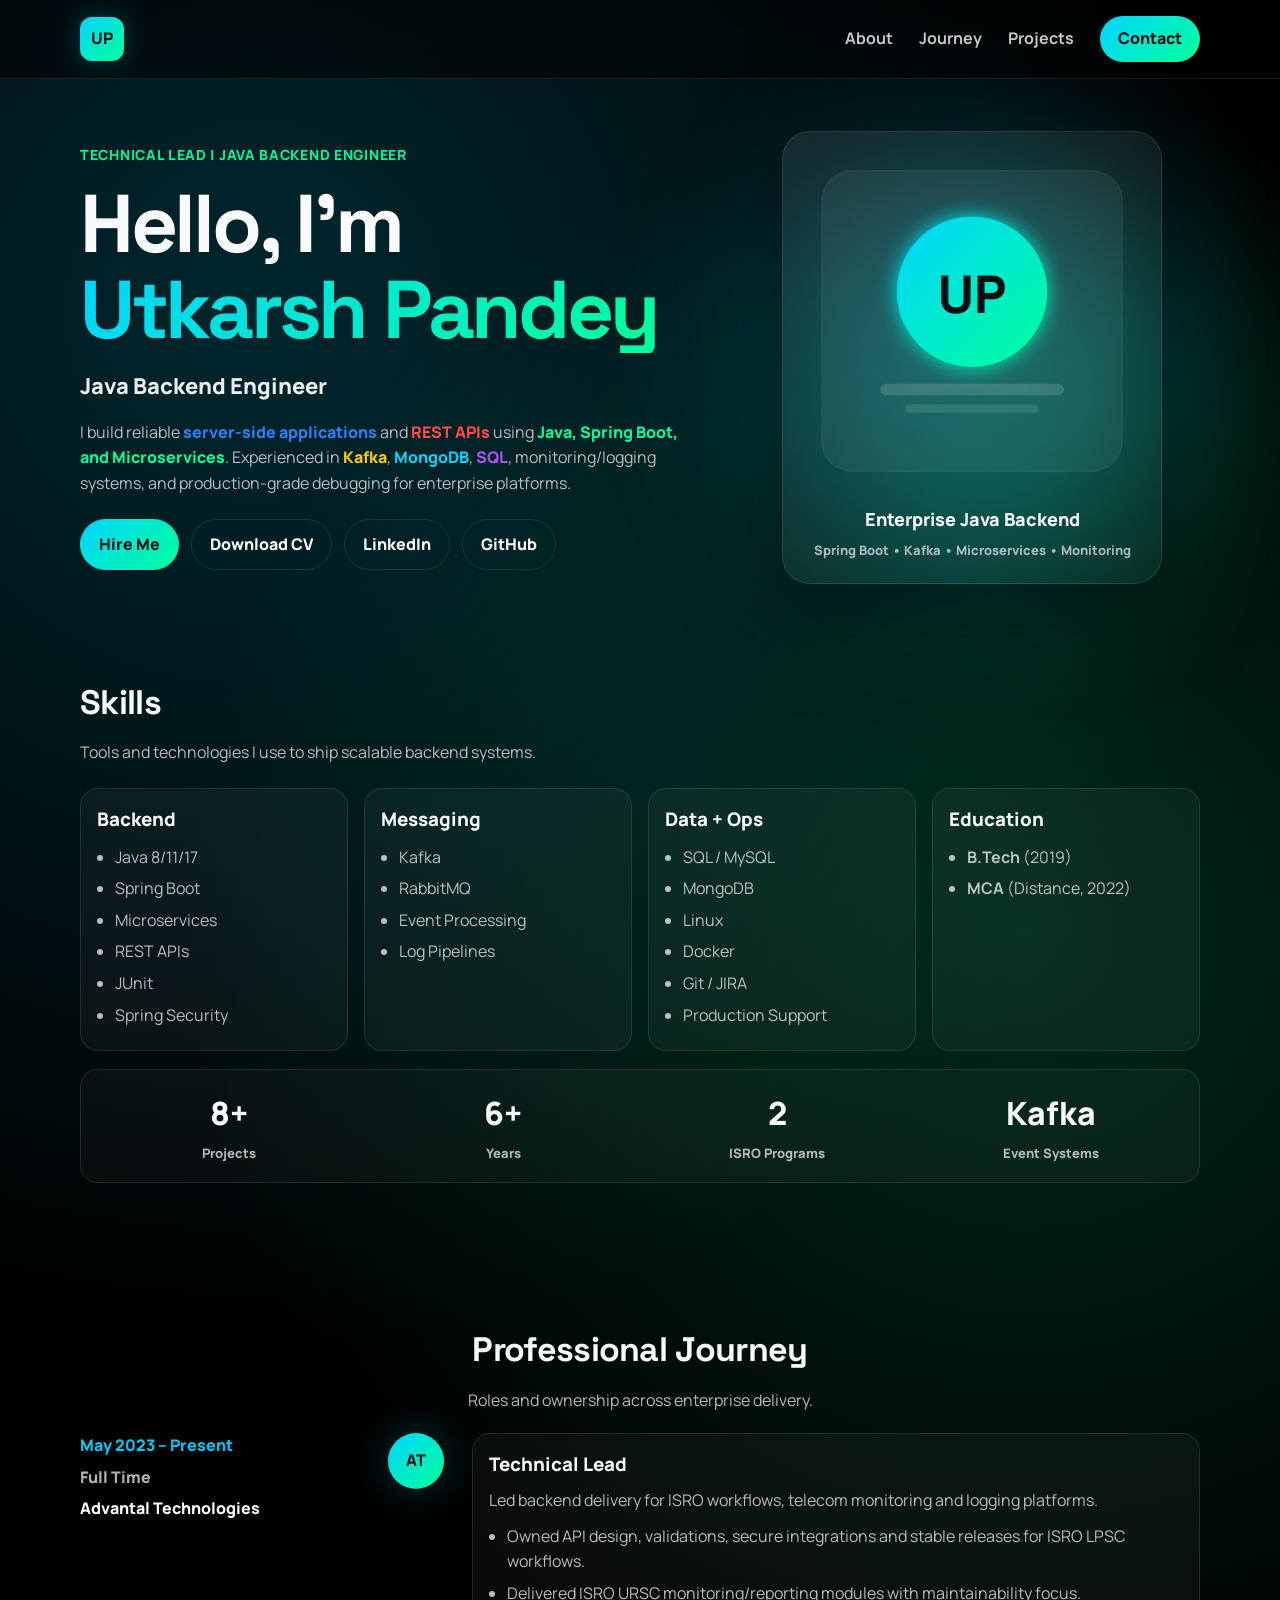
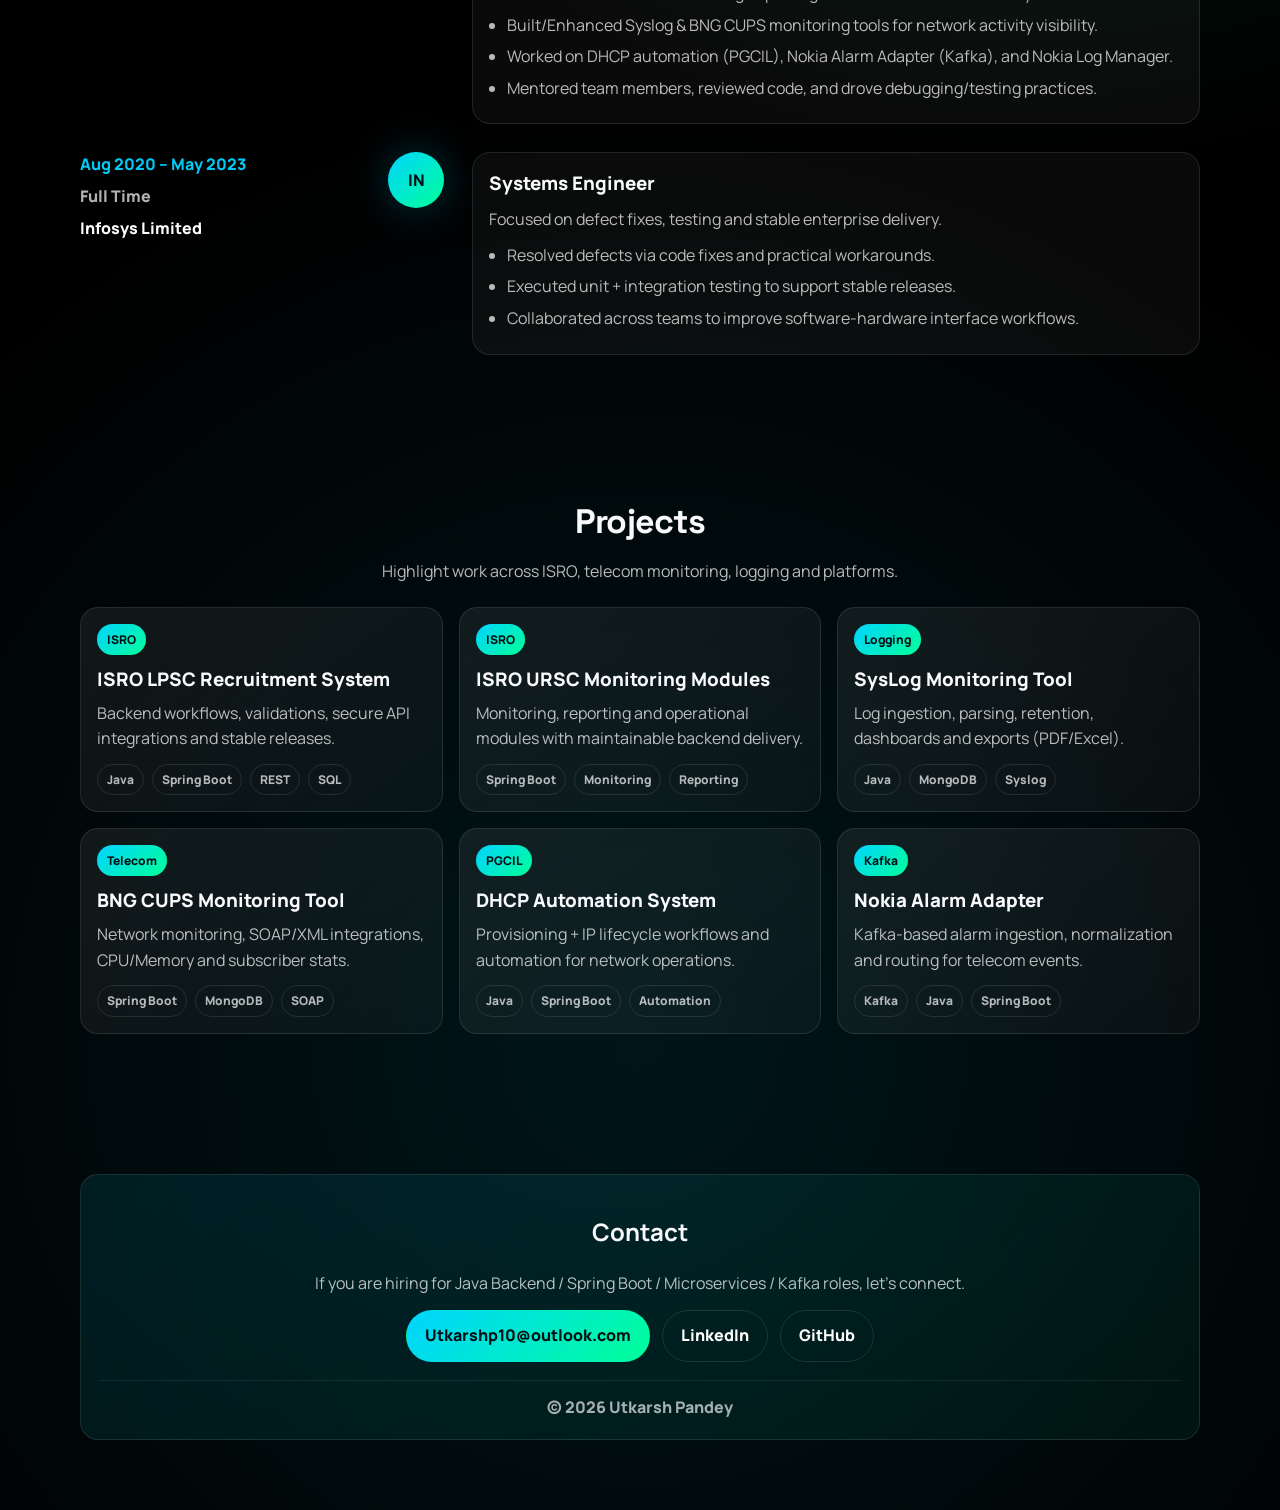
<file: index.html>
<!DOCTYPE html>
<html lang="en">
<head>
  <meta charset="UTF-8" />
  <meta name="viewport" content="width=device-width, initial-scale=1.0" />

  <title>Utkarsh Pandey | Technical Lead - Java Backend Engineer</title>
  <meta name="description" content="Utkarsh Pandey - Technical Lead / Java Backend Engineer. Spring Boot, Microservices, Kafka, MongoDB, SQL, Monitoring." />

  <link rel="preconnect" href="https://fonts.googleapis.com">
  <link rel="preconnect" href="https://fonts.gstatic.com" crossorigin>
  <link href="https://fonts.googleapis.com/css2?family=Manrope:wght@400;600;700;800;900&family=Space+Grotesk:wght@500;700&display=swap" rel="stylesheet">

  <!-- Cache-buster so GitHub Pages doesn't serve old CSS test -->
  <link rel="stylesheet" href="./styles.css?v=301" />
</head>

<body>
  <!-- Mouse-follow glow -->
  <div class="mouse-glow" aria-hidden="true"></div>

  <!-- NAV -->
  <header class="topbar" id="home">
    <div class="container nav">
      <a class="logo" href="#home" aria-label="Go to home">
        <span class="logoMark">UP</span>
      </a>

      <nav class="navLinks" aria-label="Primary navigation">
        <a href="#about">About</a>
        <a href="#journey">Journey</a>
        <a href="#projects">Projects</a>
        <a href="#contact" class="pill">Contact</a>
      </nav>

      <button class="menuBtn" id="menuBtn" aria-label="Open menu" aria-expanded="false">
        <span></span><span></span><span></span>
      </button>
    </div>

    <div class="mobileMenu" id="mobileMenu" aria-hidden="true">
      <a href="#about">About</a>
      <a href="#journey">Journey</a>
      <a href="#projects">Projects</a>
      <a href="#contact" class="pill">Contact</a>
    </div>
  </header>

  <!-- HERO -->
  <section class="hero">
    <div class="container heroGrid">
      <div class="heroLeft reveal">
        <p class="eyebrow">Technical Lead | Java Backend Engineer</p>

        <h1 class="heroTitle">
          Hello, I'm
          <span class="gradName">Utkarsh Pandey</span>
        </h1>

        <p class="heroRole" id="typingRole"
           data-roles="Java Backend Engineer,Technical Lead,Spring Boot • Microservices • Kafka">
          Java Backend Engineer
        </p>

        <p class="heroDesc">
          I build reliable <span class="hl blue">server-side applications</span> and
          <span class="hl red">REST APIs</span> using
          <span class="hl green">Java, Spring Boot, and Microservices</span>.
          Experienced in <span class="hl yellow">Kafka</span>,
          <span class="hl cyan">MongoDB</span>, <span class="hl purple">SQL</span>,
          monitoring/logging systems, and production-grade debugging for enterprise platforms.
        </p>

        <div class="heroCtas">
          <a class="btn primary" href="mailto:Utkarshp10@outlook.com">Hire Me</a>
          <a class="btn ghost" href="./Utkarsh_Pandey_FAANG_Template_Resume.docx" download>Download CV</a>
          <a class="btn ghost" href="https://www.linkedin.com/in/utkarsh-pandey-380830154/" target="_blank" rel="noreferrer">LinkedIn</a>
          <a class="btn ghost" href="https://github.com/utkarshp143" target="_blank" rel="noreferrer">GitHub</a>
        </div>
      </div>

      <div class="heroRight reveal">
        <div class="glow glowA"></div>
        <div class="glow glowB"></div>

        <div class="avatarCard">
          <div class="avatar">
            <!-- No assets needed. You can replace this later with an image. -->
            <svg viewBox="0 0 400 400" role="img" aria-label="Avatar illustration">
              <defs>
                <linearGradient id="g1" x1="0" y1="0" x2="1" y2="1">
                  <stop offset="0" stop-color="#00d4ff"/>
                  <stop offset="1" stop-color="#00ff99"/>
                </linearGradient>
                <filter id="softGlow" x="-40%" y="-40%" width="180%" height="180%">
                  <feGaussianBlur stdDeviation="12" result="blur"/>
                  <feMerge>
                    <feMergeNode in="blur"/>
                    <feMergeNode in="SourceGraphic"/>
                  </feMerge>
                </filter>
              </defs>

              <rect x="20" y="20" width="360" height="360" rx="36" fill="rgba(255,255,255,0.06)" stroke="rgba(255,255,255,0.10)"/>
              <circle cx="200" cy="165" r="90" fill="url(#g1)" filter="url(#softGlow)"/>
              <text x="200" y="190" text-anchor="middle" font-size="64" font-family="Space Grotesk, Manrope, sans-serif" font-weight="900" fill="#001014">UP</text>
              <rect x="90" y="275" width="220" height="14" rx="7" fill="rgba(255,255,255,0.14)"/>
              <rect x="120" y="300" width="160" height="10" rx="5" fill="rgba(255,255,255,0.10)"/>
            </svg>
          </div>

          <h3>Enterprise Java Backend</h3>
          <p>Spring Boot • Kafka • Microservices • Monitoring</p>
        </div>
      </div>
    </div>
  </section>

  <!-- ABOUT / SKILLS + EDUCATION -->
  <section class="section" id="about">
    <div class="container">
      <div class="sectionHead reveal">
        <h2>Skills</h2>
        <p class="sub">Tools and technologies I use to ship scalable backend systems.</p>
      </div>

      <div class="skillsGrid reveal">
        <div class="skillCol">
          <h3>Backend</h3>
          <ul>
            <li>Java 8/11/17</li>
            <li>Spring Boot</li>
            <li>Microservices</li>
            <li>REST APIs</li>
            <li>JUnit</li>
            <li>Spring Security</li>
          </ul>
        </div>

        <div class="skillCol">
          <h3>Messaging</h3>
          <ul>
            <li>Kafka</li>
            <li>RabbitMQ</li>
            <li>Event Processing</li>
            <li>Log Pipelines</li>
          </ul>
        </div>

        <div class="skillCol">
          <h3>Data + Ops</h3>
          <ul>
            <li>SQL / MySQL</li>
            <li>MongoDB</li>
            <li>Linux</li>
            <li>Docker</li>
            <li>Git / JIRA</li>
            <li>Production Support</li>
          </ul>
        </div>

        <div class="skillCol edu">
          <h3>Education</h3>
          <ul>
            <li><b>B.Tech</b> (2019)</li>
            <li><b>MCA</b> (Distance, 2022)</li>
          </ul>
        </div>
      </div>

      <div class="statsRow reveal">
        <div class="stat">
          <div class="statNum">8+</div>
          <div class="statLabel">Projects</div>
        </div>
        <div class="stat">
          <div class="statNum">6+</div>
          <div class="statLabel">Years</div>
        </div>
        <div class="stat">
          <div class="statNum">2</div>
          <div class="statLabel">ISRO Programs</div>
        </div>
        <div class="stat">
          <div class="statNum">Kafka</div>
          <div class="statLabel">Event Systems</div>
        </div>
      </div>
    </div>
  </section>

  <!-- JOURNEY / TIMELINE -->
  <section class="section" id="journey">
    <div class="container">
      <div class="sectionHead center reveal">
        <h2>Professional Journey</h2>
        <p class="sub">Roles and ownership across enterprise delivery.</p>
      </div>

      <div class="timeline reveal">
        <div class="tItem">
          <div class="tLeft">
            <div class="tDate">May 2023 – Present</div>
            <div class="tMeta">Full Time</div>
            <div class="tCompany">Advantal Technologies</div>
          </div>

          <div class="tMid">
            <div class="tDot">AT</div>
            <div class="tLine"></div>
          </div>

          <div class="tRight">
            <h3>Technical Lead</h3>
            <p class="tDesc">Led backend delivery for ISRO workflows, telecom monitoring and logging platforms.</p>
            <ul>
              <li>Owned API design, validations, secure integrations and stable releases for ISRO LPSC workflows.</li>
              <li>Delivered ISRO URSC monitoring/reporting modules with maintainability focus.</li>
              <li>Built/Enhanced Syslog & BNG CUPS monitoring tools for network activity visibility.</li>
              <li>Worked on DHCP automation (PGCIL), Nokia Alarm Adapter (Kafka), and Nokia Log Manager.</li>
              <li>Mentored team members, reviewed code, and drove debugging/testing practices.</li>
            </ul>
          </div>
        </div>

        <div class="tItem">
          <div class="tLeft">
            <div class="tDate">Aug 2020 – May 2023</div>
            <div class="tMeta">Full Time</div>
            <div class="tCompany">Infosys Limited</div>
          </div>

          <div class="tMid">
            <div class="tDot">IN</div>
            <div class="tLine"></div>
          </div>

          <div class="tRight">
            <h3>Systems Engineer</h3>
            <p class="tDesc">Focused on defect fixes, testing and stable enterprise delivery.</p>
            <ul>
              <li>Resolved defects via code fixes and practical workarounds.</li>
              <li>Executed unit + integration testing to support stable releases.</li>
              <li>Collaborated across teams to improve software-hardware interface workflows.</li>
            </ul>
          </div>
        </div>
      </div>
    </div>
  </section>

  <!-- PROJECTS -->
  <section class="section" id="projects">
    <div class="container">
      <div class="sectionHead center reveal">
        <h2>Projects</h2>
        <p class="sub">Highlight work across ISRO, telecom monitoring, logging and platforms.</p>
      </div>

      <div class="projectsGrid reveal">
        <article class="pCard">
          <div class="pTag">ISRO</div>
          <h3>ISRO LPSC Recruitment System</h3>
          <p>Backend workflows, validations, secure API integrations and stable releases.</p>
          <div class="pStack"><span>Java</span><span>Spring Boot</span><span>REST</span><span>SQL</span></div>
        </article>

        <article class="pCard">
          <div class="pTag">ISRO</div>
          <h3>ISRO URSC Monitoring Modules</h3>
          <p>Monitoring, reporting and operational modules with maintainable backend delivery.</p>
          <div class="pStack"><span>Spring Boot</span><span>Monitoring</span><span>Reporting</span></div>
        </article>

        <article class="pCard">
          <div class="pTag">Logging</div>
          <h3>SysLog Monitoring Tool</h3>
          <p>Log ingestion, parsing, retention, dashboards and exports (PDF/Excel).</p>
          <div class="pStack"><span>Java</span><span>MongoDB</span><span>Syslog</span></div>
        </article>

        <article class="pCard">
          <div class="pTag">Telecom</div>
          <h3>BNG CUPS Monitoring Tool</h3>
          <p>Network monitoring, SOAP/XML integrations, CPU/Memory and subscriber stats.</p>
          <div class="pStack"><span>Spring Boot</span><span>MongoDB</span><span>SOAP</span></div>
        </article>

        <article class="pCard">
          <div class="pTag">PGCIL</div>
          <h3>DHCP Automation System</h3>
          <p>Provisioning + IP lifecycle workflows and automation for network operations.</p>
          <div class="pStack"><span>Java</span><span>Spring Boot</span><span>Automation</span></div>
        </article>

        <article class="pCard">
          <div class="pTag">Kafka</div>
          <h3>Nokia Alarm Adapter</h3>
          <p>Kafka-based alarm ingestion, normalization and routing for telecom events.</p>
          <div class="pStack"><span>Kafka</span><span>Java</span><span>Spring Boot</span></div>
        </article>
      </div>
    </div>
  </section>

  <!-- CONTACT -->
  <section class="section" id="contact">
    <div class="container">
      <div class="contactCard reveal">
        <h2>Contact</h2>
        <p class="sub">If you are hiring for Java Backend / Spring Boot / Microservices / Kafka roles, let’s connect.</p>

        <div class="contactRow">
          <a class="btn primary" href="mailto:Utkarshp10@outlook.com">Utkarshp10@outlook.com</a>
          <a class="btn ghost" href="https://www.linkedin.com/in/utkarsh-pandey-380830154/" target="_blank" rel="noreferrer">LinkedIn</a>
          <a class="btn ghost" href="https://github.com/utkarshp143" target="_blank" rel="noreferrer">GitHub</a>
        </div>

        <footer class="footer">
          © <span id="year"></span> Utkarsh Pandey
        </footer>
      </div>
    </div>
  </section>

  <script src="./script.js?v=301"></script>
</body>
</html>
</file>
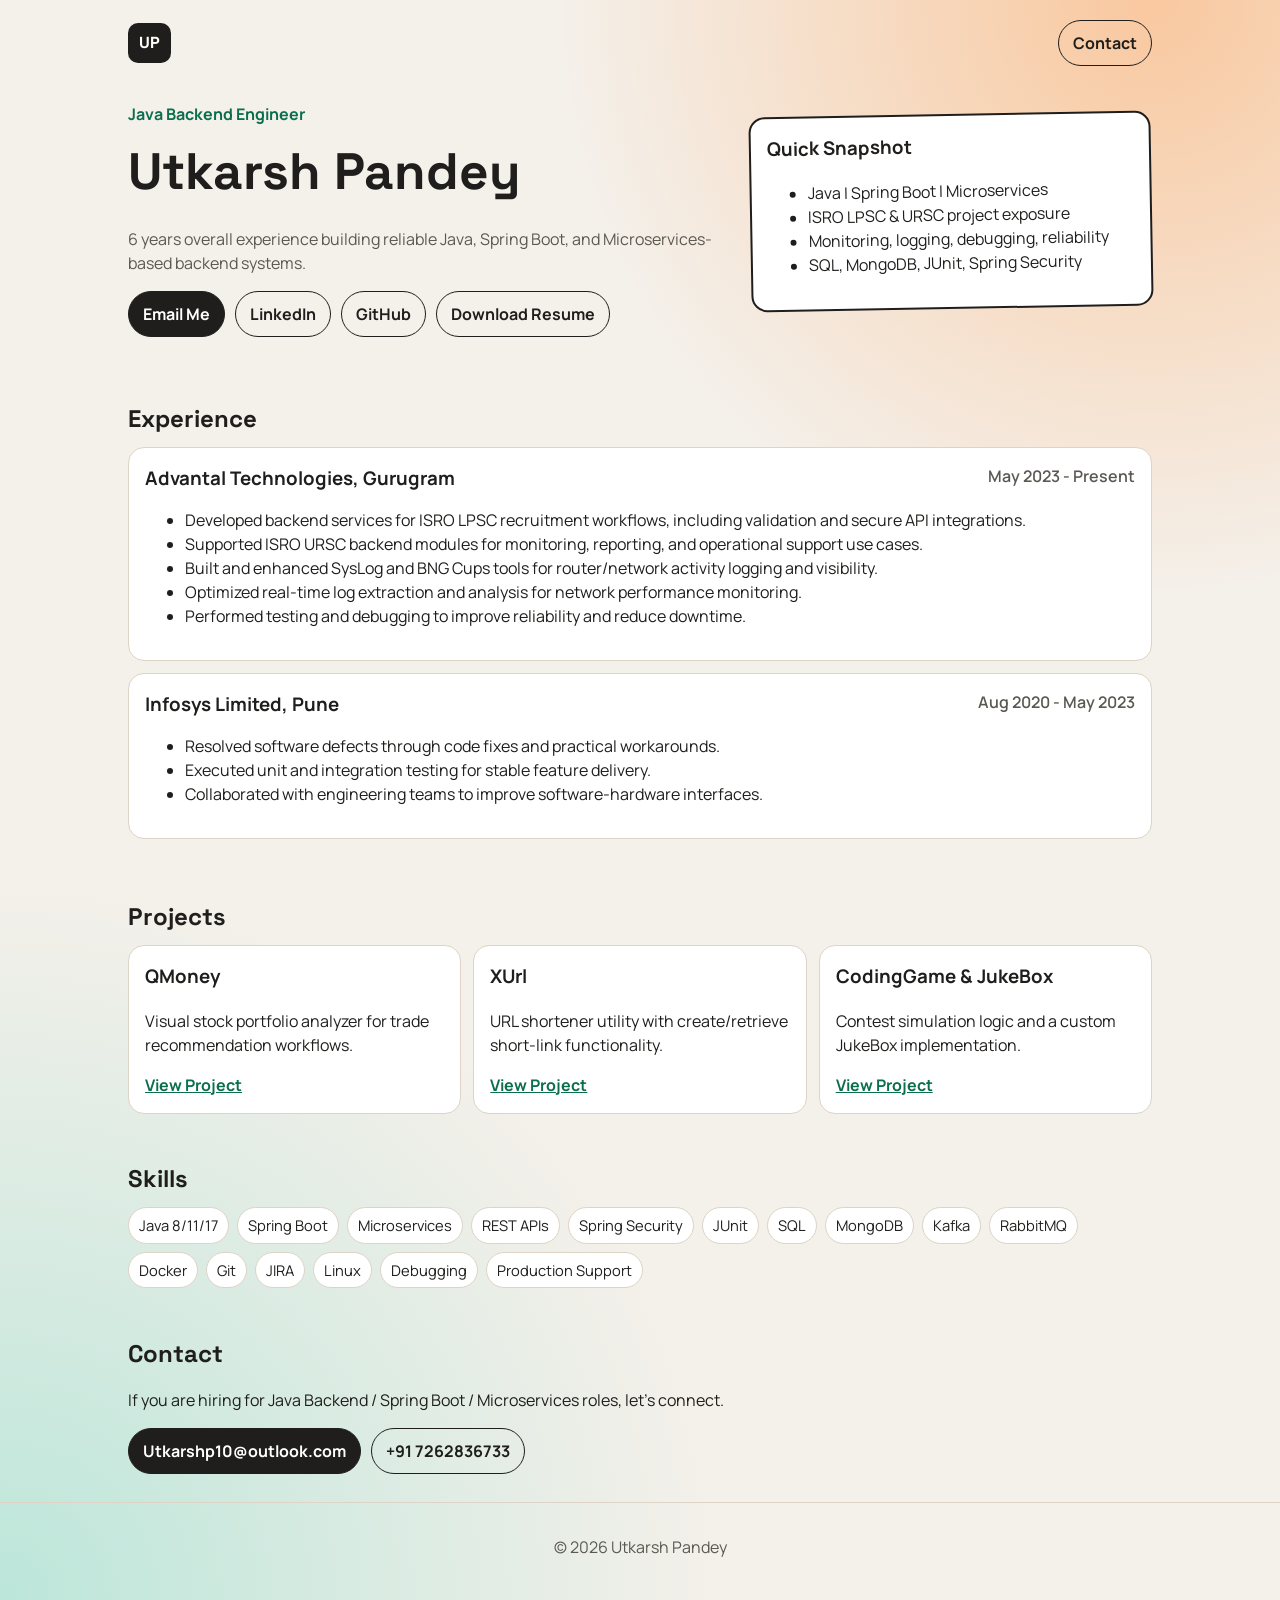
<file: portfolio-site/index.html>
<!doctype html>
<html lang="en">
<head>
  <meta charset="UTF-8" />
  <meta name="viewport" content="width=device-width, initial-scale=1.0" />
  <title>Utkarsh Pandey | Java Spring Boot Microservices Developer</title>
  <meta name="description" content="Portfolio of Utkarsh Pandey - Java, Spring Boot, Microservices Developer" />
  <link rel="preconnect" href="https://fonts.googleapis.com">
  <link rel="preconnect" href="https://fonts.gstatic.com" crossorigin>
  <link href="https://fonts.googleapis.com/css2?family=Manrope:wght@400;600;700;800&family=Space+Grotesk:wght@500;700&display=swap" rel="stylesheet">
  <link rel="stylesheet" href="styles.css" />
</head>
<body>
  <header class="hero">
    <nav class="nav wrap">
      <div class="brand">UP</div>
      <a class="btn ghost" href="#contact">Contact</a>
    </nav>

    <div class="wrap hero-grid">
      <div>
        <p class="kicker">Java Backend Engineer</p>
        <h1>Utkarsh Pandey</h1>
        <p class="tagline">6 years overall experience building reliable Java, Spring Boot, and Microservices-based backend systems.</p>
        <div class="cta-row">
          <a class="btn" href="mailto:Utkarshp10@outlook.com">Email Me</a>
          <a class="btn ghost" href="https://www.linkedin.com" target="_blank" rel="noreferrer">LinkedIn</a>
          <a class="btn ghost" href="https://github.com" target="_blank" rel="noreferrer">GitHub</a>
          <a class="btn ghost" href="./Utkarsh_Pandey_FAANG_Template_Resume.docx" download>Download Resume</a>
        </div>
      </div>
      <div class="card spotlight">
        <h3>Quick Snapshot</h3>
        <ul>
          <li>Java | Spring Boot | Microservices</li>
          <li>ISRO LPSC & URSC project exposure</li>
          <li>Monitoring, logging, debugging, reliability</li>
          <li>SQL, MongoDB, JUnit, Spring Security</li>
        </ul>
      </div>
    </div>
  </header>

  <main>
    <section class="wrap section" id="experience">
      <h2>Experience</h2>

      <article class="job">
        <div class="job-head">
          <h3>Advantal Technologies, Gurugram</h3>
          <p>May 2023 - Present</p>
        </div>
        <ul>
          <li>Developed backend services for ISRO LPSC recruitment workflows, including validation and secure API integrations.</li>
          <li>Supported ISRO URSC backend modules for monitoring, reporting, and operational support use cases.</li>
          <li>Built and enhanced SysLog and BNG Cups tools for router/network activity logging and visibility.</li>
          <li>Optimized real-time log extraction and analysis for network performance monitoring.</li>
          <li>Performed testing and debugging to improve reliability and reduce downtime.</li>
        </ul>
      </article>

      <article class="job">
        <div class="job-head">
          <h3>Infosys Limited, Pune</h3>
          <p>Aug 2020 - May 2023</p>
        </div>
        <ul>
          <li>Resolved software defects through code fixes and practical workarounds.</li>
          <li>Executed unit and integration testing for stable feature delivery.</li>
          <li>Collaborated with engineering teams to improve software-hardware interfaces.</li>
        </ul>
      </article>
    </section>

    <section class="wrap section" id="projects">
      <h2>Projects</h2>
      <div class="grid">
        <article class="card">
          <h3>QMoney</h3>
          <p>Visual stock portfolio analyzer for trade recommendation workflows.</p>
          <a href="https://example.com" target="_blank" rel="noreferrer">View Project</a>
        </article>
        <article class="card">
          <h3>XUrl</h3>
          <p>URL shortener utility with create/retrieve short-link functionality.</p>
          <a href="https://example.com" target="_blank" rel="noreferrer">View Project</a>
        </article>
        <article class="card">
          <h3>CodingGame & JukeBox</h3>
          <p>Contest simulation logic and a custom JukeBox implementation.</p>
          <a href="https://example.com" target="_blank" rel="noreferrer">View Project</a>
        </article>
      </div>
    </section>

    <section class="wrap section" id="skills">
      <h2>Skills</h2>
      <div class="chips">
        <span>Java 8/11/17</span><span>Spring Boot</span><span>Microservices</span><span>REST APIs</span>
        <span>Spring Security</span><span>JUnit</span><span>SQL</span><span>MongoDB</span>
        <span>Kafka</span><span>RabbitMQ</span><span>Docker</span><span>Git</span>
        <span>JIRA</span><span>Linux</span><span>Debugging</span><span>Production Support</span>
      </div>
    </section>

    <section class="wrap section" id="contact">
      <h2>Contact</h2>
      <p>If you are hiring for Java Backend / Spring Boot / Microservices roles, let's connect.</p>
      <div class="cta-row">
        <a class="btn" href="mailto:Utkarshp10@outlook.com">Utkarshp10@outlook.com</a>
        <a class="btn ghost" href="tel:+917262836733">+91 7262836733</a>
      </div>
    </section>
  </main>

  <footer class="footer">
    <p>© <span id="year"></span> Utkarsh Pandey</p>
  </footer>

  <script src="script.js"></script>
</body>
</html>
</file>
<file: styles.css>
:root{
  --bg:#050505;
  --text:#f8fafc;
  --muted:rgba(255,255,255,.72);
  --line:rgba(255,255,255,.10);

  --brand:#00d4ff;
  --brand2:#00ff99;

  --card:rgba(255,255,255,.06);
  --shadow: 0 28px 90px rgba(0,0,0,.55);
}

*{ box-sizing:border-box; }
html{ scroll-behavior:smooth; }
body{
  margin:0;
  font-family: Manrope, system-ui, -apple-system, Segoe UI, Roboto, Arial, sans-serif;
  color:var(--text);
  background:
    radial-gradient(circle at 20% 10%, rgba(0,212,255,.18), transparent 35%),
    radial-gradient(circle at 80% 30%, rgba(0,255,153,.16), transparent 35%),
    radial-gradient(circle at 50% 85%, rgba(0,212,255,.10), transparent 35%),
    #000;
  overflow-x:hidden;
  line-height:1.6;
}

a{ color:inherit; }
.container{ width:min(1120px, 92%); margin:0 auto; }

/* Mouse-following glare */
.mouse-glow{
  position: fixed;
  inset: 0;
  pointer-events: none;
  z-index: 0;
  opacity: 0;
  transition: opacity 200ms ease;
  background:
    radial-gradient(600px circle at var(--mx, 50%) var(--my, 50%),
      rgba(0,212,255,0.18),
      transparent 55%),
    radial-gradient(450px circle at calc(var(--mx, 50%) + 8%) calc(var(--my, 50%) + 6%),
      rgba(0,255,153,0.14),
      transparent 60%),
    radial-gradient(380px circle at calc(var(--mx, 50%) - 10%) calc(var(--my, 50%) + 12%),
      rgba(168,85,247,0.12),
      transparent 65%);
}
.mouse-glow.on{ opacity: 1; }

/* keep content above glow */
.topbar, .hero, .section, footer{
  position: relative;
  z-index: 1;
}

/* Topbar */
.topbar{
  position: sticky;
  top: 0;
  z-index: 100;
  background: rgba(0,0,0,.55);
  backdrop-filter: blur(14px);
  border-bottom: 1px solid var(--line);
}
.nav{
  display:flex;
  align-items:center;
  justify-content:space-between;
  padding:16px 0;
  gap:16px;
}
.logo{ text-decoration:none; display:flex; align-items:center; }
.logoMark{
  width:44px; height:44px;
  border-radius:12px;
  display:grid; place-items:center;
  background: linear-gradient(135deg, var(--brand), var(--brand2));
  color:#001014;
  font-weight:900;
  box-shadow: 0 0 26px rgba(0,212,255,.25);
}
.navLinks{
  display:flex;
  align-items:center;
  gap:26px;
}
.navLinks a{
  text-decoration:none;
  color:rgba(255,255,255,.78);
  font-weight:700;
  transition:.2s ease;
}
.navLinks a:hover{ color:#fff; }
.pill{
  padding:10px 18px;
  border-radius:999px;
  background: linear-gradient(135deg, var(--brand), var(--brand2));
  color:#001014 !important;
  font-weight:900 !important;
}

/* Mobile menu */
.menuBtn{
  display:none;
  width:44px;
  height:44px;
  border-radius:12px;
  border:1px solid var(--line);
  background: rgba(255,255,255,.04);
  cursor:pointer;
}
.menuBtn span{
  display:block;
  height:2px;
  width:20px;
  background:#fff;
  margin:4px auto;
  opacity:.9;
}
.mobileMenu{
  display:none;
  padding: 12px 0 18px;
  border-top: 1px solid var(--line);
}
.mobileMenu a{
  display:block;
  padding:10px 0;
  text-decoration:none;
  color:rgba(255,255,255,.82);
  font-weight:800;
}
.mobileMenu.show{ display:block; }

/* Hero */
.hero{ padding: 52px 0 22px; }
.heroGrid{
  display:grid;
  grid-template-columns: 1.15fr .85fr;
  gap:48px;
  align-items:center;
}

.eyebrow{
  margin:0 0 14px;
  font-size:14px;
  letter-spacing:.05em;
  text-transform:uppercase;
  color: rgba(0,255,153,.95);
  font-weight:900;
}

.heroTitle{
  margin:0;
  font-family: "Space Grotesk", Manrope, sans-serif;
  font-weight:900;
  line-height:1.05;
  letter-spacing:-0.04em;
  font-size: clamp(3rem, 6.4vw, 5.2rem);
}
.gradName{
  display:inline-block;
  background: linear-gradient(135deg, var(--brand), var(--brand2));
  -webkit-background-clip:text;
  background-clip:text;
  color:transparent;
}

.heroRole{
  margin:16px 0 0;
  font-weight:900;
  font-size: 22px;
  color: rgba(255,255,255,.92);
}

.heroDesc{
  margin:16px 0 0;
  color: var(--muted);
  max-width: 68ch;
  font-size: 16px;
}

.hl{ font-weight:900; }
.hl.blue{ color:#2f80ff; }
.hl.green{ color:#00ff99; }
.hl.red{ color:#ff4d4d; }
.hl.yellow{ color:#ffcc00; }
.hl.cyan{ color:#00d4ff; }
.hl.purple{ color:#a855f7; }

.heroCtas{
  display:flex;
  flex-wrap:wrap;
  gap:12px;
  margin-top:22px;
}

.btn{
  display:inline-flex;
  align-items:center;
  justify-content:center;
  text-decoration:none;
  padding:12px 18px;
  border-radius:999px;
  font-weight:900;
  border:1px solid transparent;
  transition:.2s ease;
}

.btn.primary{
  background: linear-gradient(135deg, var(--brand), var(--brand2));
  color:#001014;
}
.btn.primary:hover{ transform: translateY(-2px); }

.btn.ghost{
  background: transparent;
  border:1px solid var(--line);
  color:#fff;
}
.btn.ghost:hover{
  border-color: rgba(0,212,255,.55);
  transform: translateY(-2px);
}

/* Hero right card */
.heroRight{
  position:relative;
  display:flex;
  justify-content:center;
  align-items:center;
}
.glow{
  position:absolute;
  border-radius:50%;
  filter: blur(90px);
  opacity:.25;
  pointer-events:none;
}
.glowA{ width:420px; height:420px; background: var(--brand); }
.glowB{ width:360px; height:360px; background: var(--brand2); opacity:.12; transform: translate(60px, 50px); }

.avatarCard{
  width:min(380px, 100%);
  background: linear-gradient(145deg, rgba(255,255,255,.08), rgba(255,255,255,.03));
  border:1px solid var(--line);
  border-radius:28px;
  padding:22px;
  text-align:center;
  box-shadow: var(--shadow);
  position:relative;
  overflow:hidden;
}
.avatarCard h3{ margin:10px 0 6px; font-weight:900; font-size:18px; }
.avatarCard p{ margin:0; color: rgba(255,255,255,.65); font-weight:800; font-size:13px; }
.avatar svg{ width:100%; max-width: 340px; height:auto; }

/* Sections */
.section{ padding: 70px 0; }
.sectionHead h2{
  margin:0;
  font-family:"Space Grotesk", Manrope, sans-serif;
  font-size: 34px;
  letter-spacing:-0.02em;
}
.sectionHead.center{ text-align:center; }
.sub{ margin:10px 0 0; color: var(--muted); }

/* Skills grid */
.skillsGrid{
  margin-top:22px;
  display:grid;
  grid-template-columns: repeat(4, 1fr);
  gap:16px;
}
.skillCol{
  background: rgba(255,255,255,.04);
  border:1px solid var(--line);
  border-radius:18px;
  padding:16px;
}
.skillCol h3{ margin:0 0 10px; font-weight:900; }
.skillCol ul{ margin:0; padding-left:18px; color: rgba(255,255,255,.72); }
.skillCol li{ margin:6px 0; }

/* Stats row */
.statsRow{
  margin-top:18px;
  background: rgba(255,255,255,.03);
  border:1px solid var(--line);
  border-radius:18px;
  padding:18px;
  display:grid;
  grid-template-columns: repeat(4, 1fr);
  gap:14px;
}
.stat{ text-align:center; }
.statNum{ font-weight:900; font-size: 32px; }
.statLabel{ color: rgba(255,255,255,.70); font-weight:800; font-size: 13px; margin-top:4px; }

/* Timeline */
.timeline{
  margin-top:20px;
  display:flex;
  flex-direction:column;
  gap:28px;
}
.tItem{
  display:grid;
  grid-template-columns: 280px 80px 1fr;
  gap:16px;
  align-items:start;
}
.tLeft{ color: rgba(255,255,255,.70); }
.tDate{ color: rgba(0,212,255,.95); font-weight:900; }
.tMeta{ margin-top:6px; font-weight:800; }
.tCompany{ margin-top:6px; font-weight:900; color:#fff; }

.tMid{ display:flex; flex-direction:column; align-items:center; gap:10px; }
.tDot{
  width:56px; height:56px;
  border-radius:50%;
  display:grid; place-items:center;
  background: linear-gradient(135deg, var(--brand), var(--brand2));
  color:#001014;
  font-weight:900;
  box-shadow: 0 0 40px rgba(0,212,255,.25);
}
.tLine{ width:2px; flex:1; background: rgba(255,255,255,.10); }

.tRight{
  background: rgba(255,255,255,.04);
  border:1px solid var(--line);
  border-radius:18px;
  padding:16px;
}
.tRight h3{ margin:0; font-weight:900; }
.tDesc{ margin:8px 0 0; color: rgba(255,255,255,.72); }
.tRight ul{ margin:10px 0 0; padding-left:18px; color: rgba(255,255,255,.72); }
.tRight li{ margin:6px 0; }

/* Projects */
.projectsGrid{
  margin-top:22px;
  display:grid;
  grid-template-columns: repeat(3, 1fr);
  gap:16px;
}
.pCard{
  background: linear-gradient(145deg, rgba(255,255,255,.07), rgba(255,255,255,.03));
  border:1px solid var(--line);
  border-radius:18px;
  padding:16px;
  transition:.2s ease;
}
.pCard:hover{
  transform: translateY(-4px);
  border-color: rgba(0,212,255,.45);
  box-shadow: 0 20px 70px rgba(0,0,0,.45);
}
.pTag{
  display:inline-block;
  padding:6px 10px;
  border-radius:999px;
  background: linear-gradient(135deg, var(--brand), var(--brand2));
  color:#001014;
  font-weight:900;
  font-size:12px;
}
.pCard h3{ margin:10px 0 6px; font-weight:900; }
.pCard p{ margin:0; color: rgba(255,255,255,.72); }
.pStack{ margin-top:12px; display:flex; flex-wrap:wrap; gap:8px; }
.pStack span{
  border:1px solid rgba(255,255,255,.10);
  padding:5px 9px;
  border-radius:999px;
  font-size:12px;
  font-weight:800;
  color: rgba(255,255,255,.70);
}

/* Contact */
.contactCard{
  background: linear-gradient(145deg, rgba(0,212,255,.10), rgba(0,255,153,.06));
  border:1px solid var(--line);
  border-radius:18px;
  padding:18px;
  text-align:center;
}
.contactRow{
  margin-top:14px;
  display:flex;
  flex-wrap:wrap;
  justify-content:center;
  gap:12px;
}
.footer{
  margin-top:18px;
  padding-top:14px;
  border-top: 1px solid rgba(255,255,255,.08);
  color: rgba(255,255,255,.65);
  font-weight:800;
}

/* Reveal */
.reveal{
  opacity:0;
  transform: translateY(14px);
  transition: .6s ease;
}
.reveal.visible{
  opacity:1;
  transform: translateY(0);
}

/* Responsive */
@media (max-width: 980px){
  .navLinks{ display:none; }
  .menuBtn{ display:block; }

  .heroGrid{ grid-template-columns: 1fr; }
  .skillsGrid{ grid-template-columns: 1fr 1fr; }
  .statsRow{ grid-template-columns: 1fr 1fr; }

  .tItem{ grid-template-columns: 1fr; }
  .tMid{ flex-direction:row; justify-content:flex-start; }
  .tLine{ display:none; }

  .projectsGrid{ grid-template-columns: 1fr; }

  /* no mouse on mobile */
  .mouse-glow{ display:none; }
}
@media (max-width: 560px){
  .skillsGrid{ grid-template-columns: 1fr; }
  .heroCtas{ flex-direction: column; }
  .btn{ width:100%; }
}
</file>
<file: portfolio-site/styles.css>
:root {
  --bg: #f4f0ea;
  --card: #ffffff;
  --text: #1f1e1c;
  --muted: #5b5852;
  --brand: #0b6e4f;
  --brand-2: #f25f29;
  --line: #ddd3c6;
}

* { box-sizing: border-box; }
body {
  margin: 0;
  font-family: Manrope, sans-serif;
  color: var(--text);
  background:
    radial-gradient(circle at 90% 0%, #f9c89f 0%, transparent 30%),
    radial-gradient(circle at 0% 100%, #bce6da 0%, transparent 35%),
    var(--bg);
  line-height: 1.5;
}

.wrap { width: min(1024px, 92%); margin: 0 auto; }
.nav { display: flex; justify-content: space-between; align-items: center; padding: 20px 0; }
.brand {
  font-family: "Space Grotesk", sans-serif;
  font-weight: 700;
  background: var(--text);
  color: #fff;
  padding: 8px 11px;
  border-radius: 10px;
}

.hero { padding-bottom: 24px; }
.hero-grid { display: grid; grid-template-columns: 1.2fr .8fr; gap: 20px; align-items: center; }
.kicker { color: var(--brand); font-weight: 700; margin-bottom: 8px; }
h1 { font-size: clamp(2rem, 5vw, 3.2rem); margin: 0; font-family: "Space Grotesk", sans-serif; }
.tagline { color: var(--muted); max-width: 60ch; }

.btn {
  display: inline-block;
  text-decoration: none;
  background: var(--text);
  color: #fff;
  padding: 10px 14px;
  border-radius: 999px;
  font-weight: 700;
  border: 1px solid var(--text);
}
.btn:hover { transform: translateY(-1px); }
.btn.ghost { background: transparent; color: var(--text); }
.cta-row { display: flex; flex-wrap: wrap; gap: 10px; margin-top: 16px; }

.section { padding: 20px 0 8px; }
h2 { font-family: "Space Grotesk", sans-serif; font-size: 1.5rem; margin-bottom: 10px; }

.job {
  background: var(--card);
  border: 1px solid var(--line);
  border-radius: 16px;
  padding: 16px;
  margin-bottom: 12px;
}
.job-head { display: flex; justify-content: space-between; gap: 12px; flex-wrap: wrap; }
.job-head h3 { margin: 0; }
.job-head p { margin: 0; color: var(--muted); font-weight: 600; }

.grid { display: grid; grid-template-columns: repeat(3, 1fr); gap: 12px; }
.card {
  background: var(--card);
  border: 1px solid var(--line);
  border-radius: 16px;
  padding: 16px;
}
.spotlight { border: 2px solid #1f1e1c; transform: rotate(-1deg); }
.card h3 { margin-top: 0; }
.card a { color: var(--brand); font-weight: 700; }

.chips { display: flex; flex-wrap: wrap; gap: 8px; }
.chips span {
  background: #fff;
  border: 1px solid var(--line);
  border-radius: 999px;
  padding: 6px 10px;
  font-size: .92rem;
}

.footer {
  border-top: 1px solid var(--line);
  margin-top: 20px;
  padding: 16px 0 26px;
  text-align: center;
  color: var(--muted);
}

@media (max-width: 860px) {
  .hero-grid, .grid { grid-template-columns: 1fr; }
  .spotlight { transform: none; }
}
</file>
